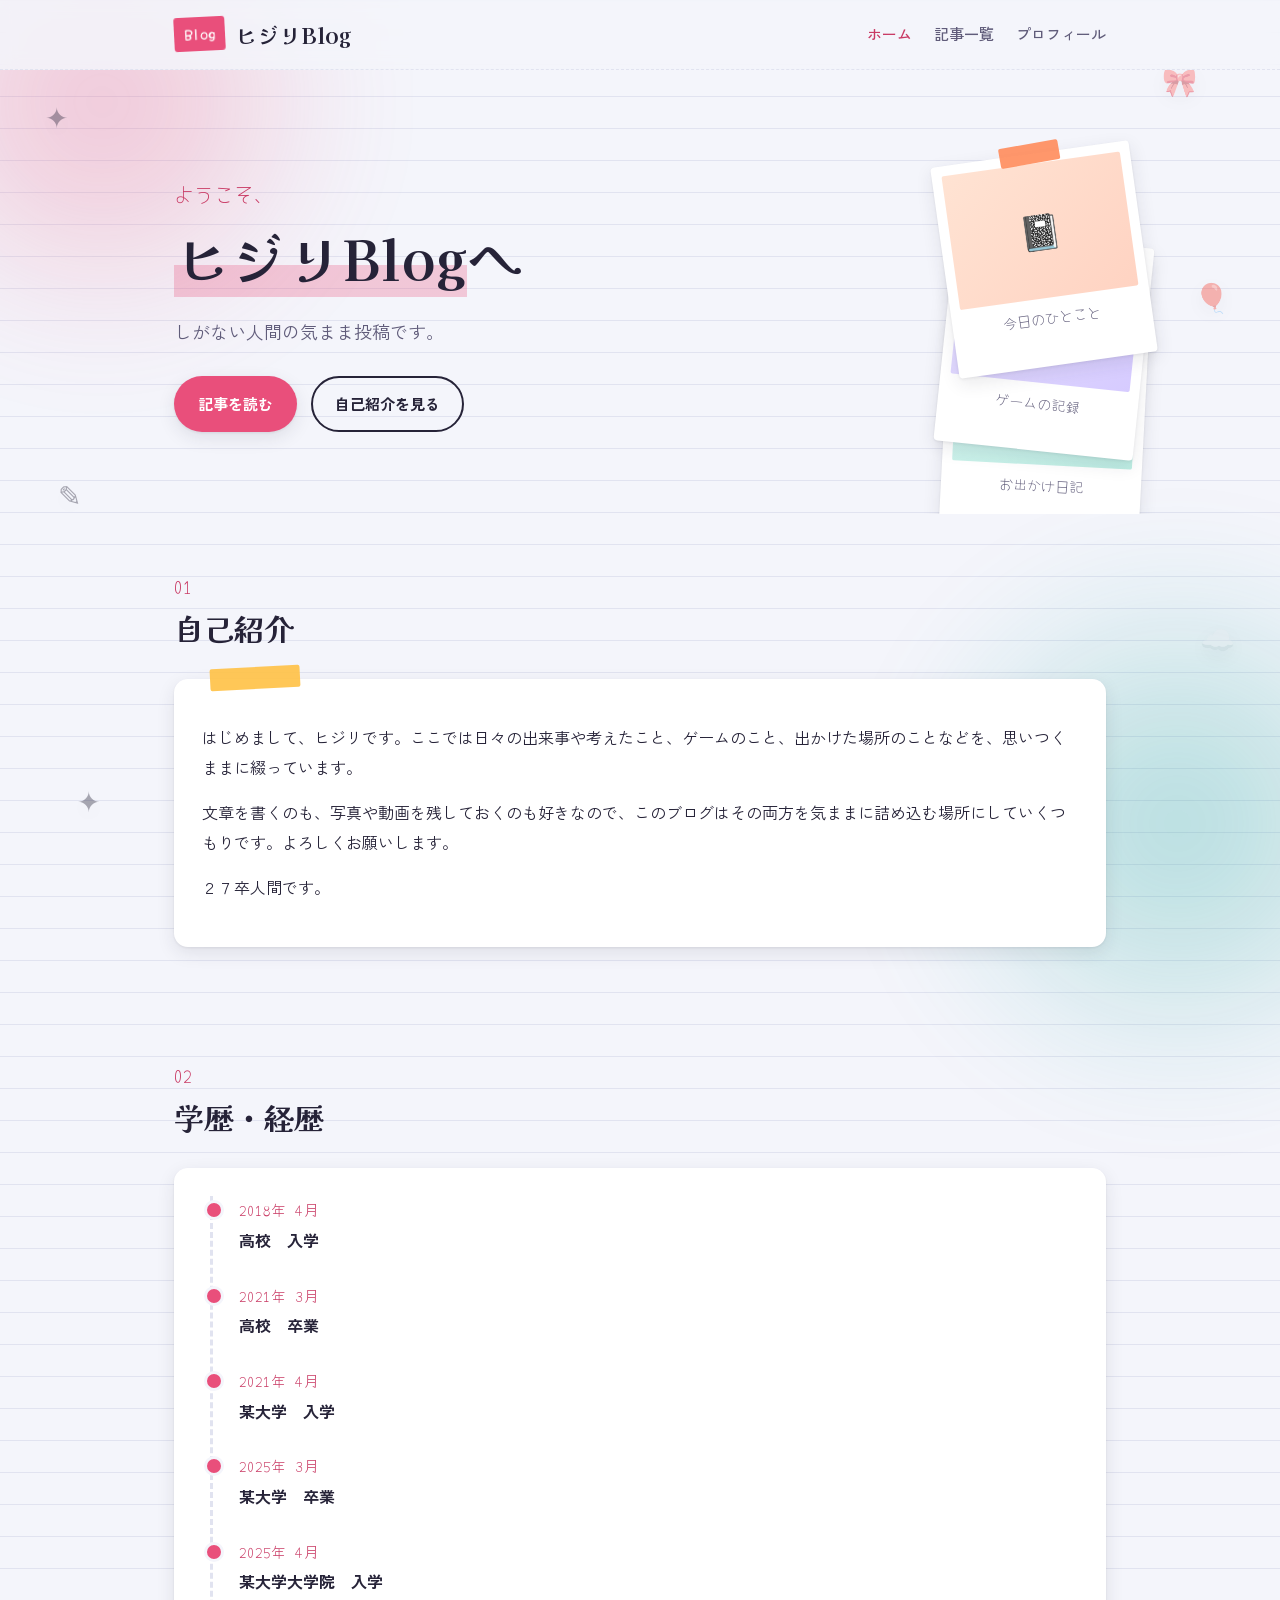
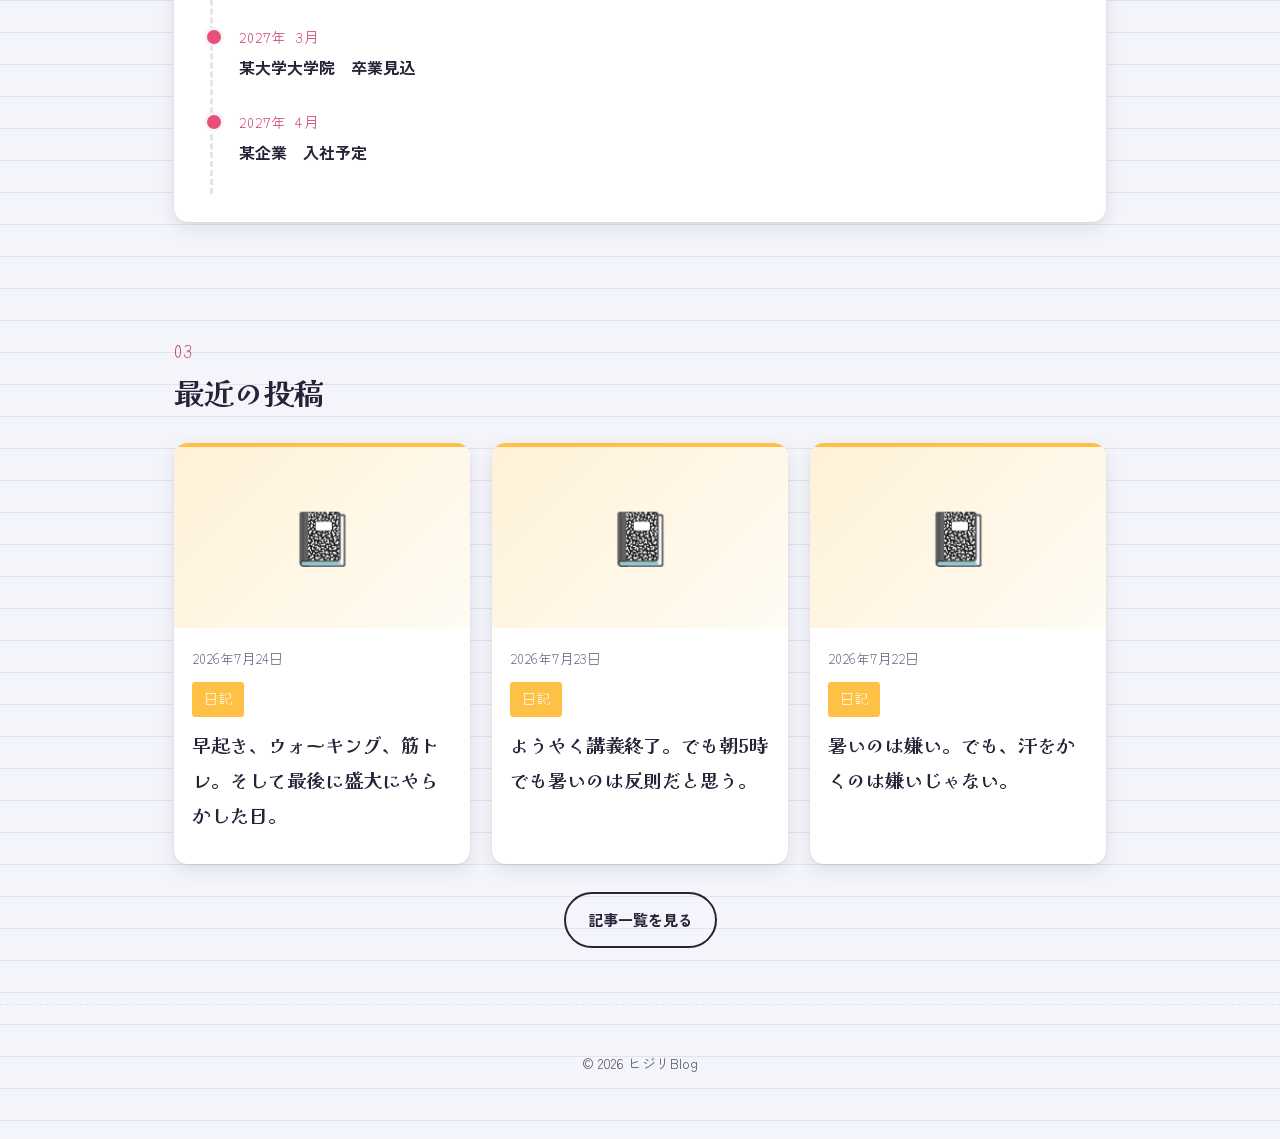
<file: index.html>
<!DOCTYPE html>
<html lang="ja">
<head>
<meta charset="UTF-8">
<!-- Google tag (gtag.js) -->
<script async src="https://www.googletagmanager.com/gtag/js?id=G-3GF5QQV0DH"></script>
<script>
  window.dataLayer = window.dataLayer || [];
  function gtag(){dataLayer.push(arguments);}
  gtag('js', new Date());
  gtag('config', 'G-3GF5QQV0DH');
</script>
<meta name="viewport" content="width=device-width, initial-scale=1.0">
<title>ヒジリBlog — 日々を、彩り豊かに。</title>
<meta name="description" content="ヒジリBlog。自己紹介や経歴、日々の出来事、ゲームやお出かけの記録を綴る個人ブログ。">
<link rel="stylesheet" href="css/style.css?v=5">
</head>
<body>

<header class="site-header">
  <div class="wrap">
    <a href="index.html" class="brand-mark" style="text-decoration:none;">
      <span class="tape">Blog</span> ヒジリBlog
    </a>
    <nav class="main-nav">
      <a href="index.html">ホーム</a>
      <a href="blog.html">記事一覧</a>
      <a href="index.html#about">プロフィール</a>
    </nav>
  </div>
</header>

<section class="hero">
  <div class="wrap hero-inner">
    <div>
      <span class="hero-eyebrow">ようこそ、</span>
      <h1><span class="tape-title">ヒジリBlog</span>へ</h1>
      <p class="lead" id="hero-lead">しがない人間の気まま投稿です。</p>
      <div class="hero-actions">
        <a href="blog.html" class="btn btn-primary">記事を読む</a>
        <a href="index.html#about" class="btn btn-outline">自己紹介を見る</a>
      </div>
    </div>
    <div class="polaroid-stack" aria-hidden="true">
      <figure class="polaroid p1">
        <div class="washi" style="background:var(--cat-diary);"></div>
        <div class="frame" style="background:linear-gradient(135deg,#FFE3D3,#FFD3C2);">📓</div>
        <figcaption>今日のひとこと</figcaption>
      </figure>
      <figure class="polaroid p2">
        <div class="washi" style="background:var(--cat-game);"></div>
        <div class="frame" style="background:linear-gradient(135deg,#E7E1FF,#D6CBFF);">🎮</div>
        <figcaption>ゲームの記録</figcaption>
      </figure>
      <figure class="polaroid p3">
        <div class="washi" style="background:var(--cat-outing);"></div>
        <div class="frame" style="background:linear-gradient(135deg,#D3F3EE,#BDEDE3);">🚃</div>
        <figcaption>お出かけ日記</figcaption>
      </figure>
    </div>
  </div>
</section>

<section id="about">
  <div class="wrap">
    <div class="section-head">
      <span class="section-eyebrow">01</span>
      <h2>自己紹介</h2>
    </div>
    <div class="card about-card">
      <div class="washi-strip"></div>
      <div id="bio-content" class="bio">
        <p>読み込み中…</p>
      </div>
    </div>
  </div>
</section>

<section id="history">
  <div class="wrap">
    <div class="section-head">
      <span class="section-eyebrow">02</span>
      <h2>学歴・経歴</h2>
    </div>
    <div class="card">
      <ol class="timeline" id="timeline"></ol>
    </div>
  </div>
</section>

<section id="latest">
  <div class="wrap">
    <div class="section-head">
      <span class="section-eyebrow">03</span>
      <h2>最近の投稿</h2>
    </div>
    <div class="post-grid" id="latest-posts">
      <div class="empty-state"><div class="stamp">読み込み中…</div></div>
    </div>
    <div style="text-align:center;margin-top:28px;">
      <a href="blog.html" class="btn btn-outline">記事一覧を見る</a>
    </div>
  </div>
</section>

<footer class="site-footer">
  <div class="wrap">
    <p>© <span id="year"></span> ヒジリBlog</p>
  </div>
</footer>

<script>document.getElementById("year").textContent = new Date().getFullYear();</script>
<script src="js/site.js?v=5"></script>
</body>
</html>
</file>
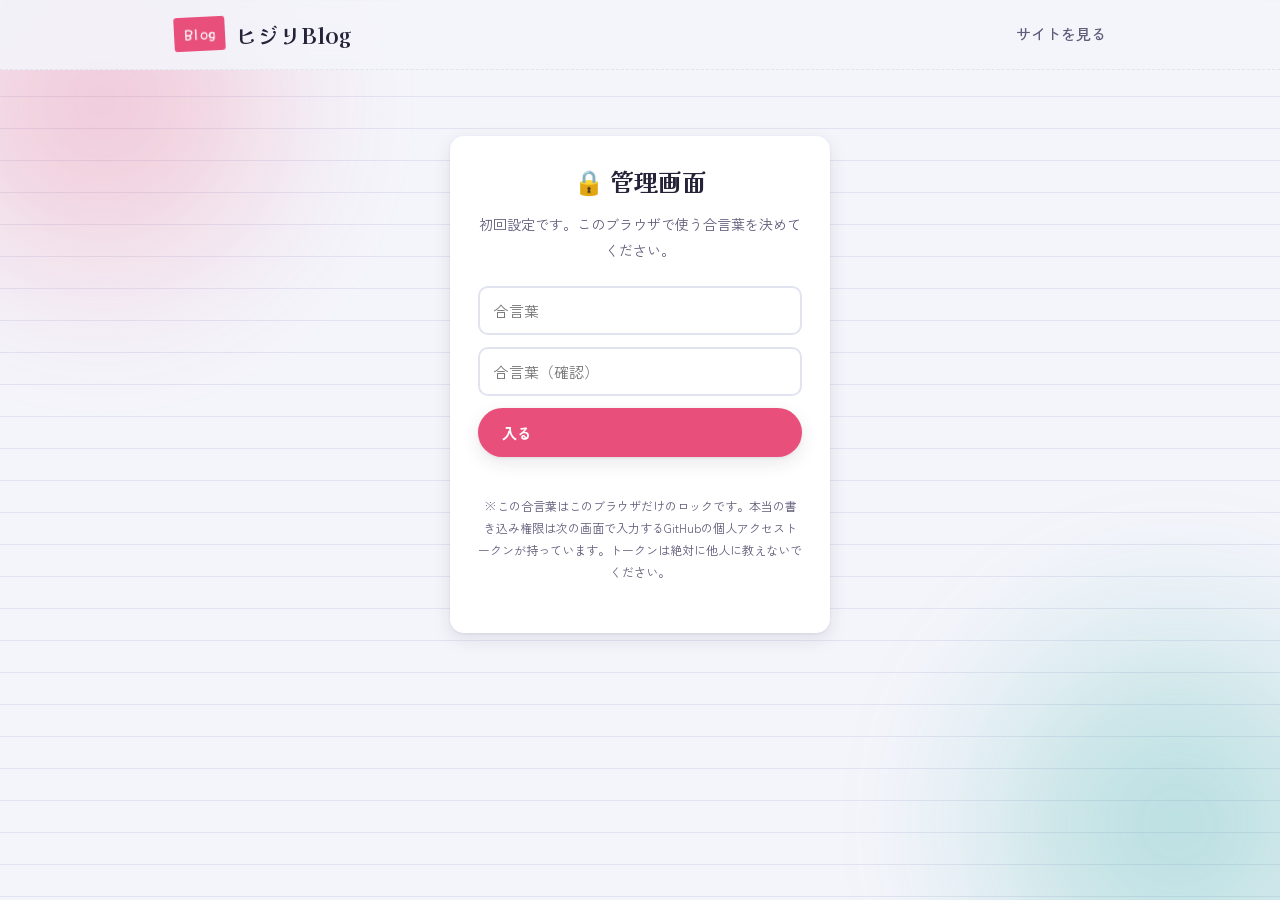
<file: admin.html>
<!DOCTYPE html>
<html lang="ja">
<head>
<meta charset="UTF-8">
<meta name="viewport" content="width=device-width, initial-scale=1.0">
<title>管理画面 — ヒジリBlog</title>
<meta name="robots" content="noindex, nofollow">
<link rel="stylesheet" href="css/style.css?v=5">
</head>
<body>

<header class="site-header">
  <div class="wrap">
    <a href="index.html" class="brand-mark" style="text-decoration:none;">
      <span class="tape">Blog</span> ヒジリBlog
    </a>
    <nav class="main-nav">
      <a href="index.html">サイトを見る</a>
    </nav>
  </div>
</header>

<!-- ロック画面 -->
<div class="gate" id="gate">
  <div class="card gate-card">
    <h1>🔒 管理画面</h1>
    <p id="gate-desc">読み込み中…</p>
    <input type="password" id="gate-pass" placeholder="合言葉" autocomplete="off">
    <input type="password" id="gate-pass-confirm" placeholder="合言葉（確認）" autocomplete="off" style="display:none;">
    <button class="btn btn-primary" id="gate-submit" style="width:100%;">入る</button>
    <div class="gate-error" id="gate-error"></div>
    <p style="font-size:12px;margin-top:16px;">※この合言葉はこのブラウザだけのロックです。本当の書き込み権限は次の画面で入力するGitHubの個人アクセストークンが持っています。トークンは絶対に他人に教えないでください。</p>
  </div>
</div>

<!-- 管理画面本体 -->
<main class="admin-shell wrap" id="admin-app" style="display:none;padding-top:32px;">

  <div class="section-head">
    <span class="section-eyebrow">Admin</span>
    <h2>管理画面</h2>
  </div>

  <div id="status-banner"></div>

  <div class="admin-tabs">
    <button class="admin-tab-btn is-active" data-tab="write">✏️ 記事を書く</button>
    <button class="admin-tab-btn" data-tab="manage">🗂 記事の管理</button>
    <button class="admin-tab-btn" data-tab="profile">🙋 プロフィール編集</button>
    <button class="admin-tab-btn" data-tab="settings">⚙️ GitHub連携設定</button>
  </div>

  <!-- 記事を書く -->
  <section class="admin-panel is-active" id="panel-write">
    <div class="card">
      <input type="hidden" id="post-id">
      <div class="field">
        <label for="post-title">タイトル</label>
        <input type="text" id="post-title" placeholder="例：今日あったこと">
      </div>
      <div class="field-row">
        <div class="field">
          <label for="post-tags">タグ（カンマ区切りで自由に追加できます）</label>
          <input type="text" id="post-tags" placeholder="例：ゲーム，マリオカートワールド, 日記" list="tag-suggestions">
          <datalist id="tag-suggestions"></datalist>
          <p style="font-size:12px;color:var(--ink-soft);margin:6px 0 0;">
            半角のカンマ「,」で複数のタグを区切れます。<br>
            全角の読点「，」を使うと、1つのタグの中に「親タグ，子タグ」の階層を作れます（例：<b>ゲーム，マリオカートワールド</b>）。<br>
            記事一覧では「ゲーム」タグにカーソルを合わせる（スマホではタップする）と、細分化された子タグが一覧で出てきます。
          </p>
        </div>
        <div class="field">
          <label for="post-date">日付</label>
          <input type="date" id="post-date">
        </div>
      </div>
      <div class="field">
        <label for="post-excerpt">一覧に出す一言（抜粋）</label>
        <textarea id="post-excerpt" rows="2" placeholder="記事一覧に表示される短い紹介文"></textarea>
      </div>

      <div class="field">
        <label for="post-icon">一覧に出すアイコン（空欄なら、タグに合わせて自動で選ばれます）</label>
        <input type="text" id="post-icon" maxlength="4" placeholder="例：🎮（絵文字を1つだけ／空欄でもOK）">
        <div class="icon-picker" id="icon-picker">
          <button type="button" class="icon-pick" data-icon="📓">📓</button>
          <button type="button" class="icon-pick" data-icon="🎮">🎮</button>
          <button type="button" class="icon-pick" data-icon="🚃">🚃</button>
          <button type="button" class="icon-pick" data-icon="✈️">✈️</button>
          <button type="button" class="icon-pick" data-icon="🍜">🍜</button>
          <button type="button" class="icon-pick" data-icon="📸">📸</button>
          <button type="button" class="icon-pick" data-icon="🎬">🎬</button>
          <button type="button" class="icon-pick" data-icon="📚">📚</button>
          <button type="button" class="icon-pick" data-icon="🎨">🎨</button>
          <button type="button" class="icon-pick" data-icon="✨">✨</button>
          <button type="button" class="icon-pick" data-icon="🧁">🧁</button>
          <button type="button" class="icon-pick" data-icon="" title="自動に戻す">↺自動</button>
        </div>
      </div>

      <div class="field">
        <label>本文</label>
        <div class="editor-toolbar" data-target="post-editor">
          <button type="button" data-cmd="bold" title="太字"><b>B</b></button>
          <button type="button" data-cmd="italic" title="斜体"><i>I</i></button>
          <button type="button" data-cmd="underline" title="下線"><u>U</u></button>
          <button type="button" data-cmd="formatBlock:H2" title="見出し">H2</button>
          <button type="button" data-cmd="formatBlock:BLOCKQUOTE" title="引用">❝</button>
          <button type="button" data-cmd="insertUnorderedList" title="箇条書き">•</button>
          <button type="button" data-cmd="insertOrderedList" title="番号付きリスト">1.</button>
          <button type="button" data-cmd="createLink" title="リンク">🔗</button>
          <label class="upload-btn" title="写真を追加">
            🖼️<input type="file" accept="image/*" data-upload="image" data-target="post-editor" hidden>
          </label>
          <label class="upload-btn" title="動画を追加">
            🎬<input type="file" accept="video/*" data-upload="video" data-target="post-editor" hidden>
          </label>
        </div>
        <div id="post-editor" contenteditable="true" data-placeholder="今日はどんな一日でしたか？"></div>
      </div>

      <div style="display:flex;gap:12px;margin-top:20px;">
        <button class="btn btn-primary" id="publish-btn">公開する</button>
        <button class="btn btn-outline" id="new-post-btn" type="button">新規作成に戻す</button>
      </div>
    </div>
  </section>

  <!-- 記事の管理 -->
  <section class="admin-panel" id="panel-manage">
    <div id="post-list"></div>
  </section>

  <!-- プロフィール編集 -->
  <section class="admin-panel" id="panel-profile">
    <div class="card">
      <div class="field">
        <label for="profile-name">名前</label>
        <input type="text" id="profile-name">
      </div>
      <div class="field">
        <label for="profile-tagline">キャッチコピー</label>
        <input type="text" id="profile-tagline">
      </div>
      <div class="field">
        <label>自己紹介文</label>
        <div class="editor-toolbar" data-target="bio-editor">
          <button type="button" data-cmd="bold" title="太字"><b>B</b></button>
          <button type="button" data-cmd="italic" title="斜体"><i>I</i></button>
          <button type="button" data-cmd="underline" title="下線"><u>U</u></button>
        </div>
        <div id="bio-editor" contenteditable="true"></div>
      </div>

      <div class="field">
        <label>学歴・経歴（上から順に表示されます）</label>
        <div id="history-rows"></div>
        <button class="btn btn-outline" id="add-history-row" type="button" style="margin-top:10px;">＋ 項目を追加</button>
      </div>

      <button class="btn btn-primary" id="save-profile-btn">プロフィールを保存</button>
    </div>
  </section>

  <!-- GitHub連携設定 -->
  <section class="admin-panel" id="panel-settings">
    <div class="card">
      <p style="color:var(--ink-soft);font-size:14px;margin-top:0;">
        この管理画面は GitHub の個人アクセストークン（PAT）を使って、直接あなたのリポジトリにデータを保存します。
        トークンはこの端末の localStorage にのみ保存され、他の場所には送信されません。
      </p>
      <div class="field">
        <label for="gh-owner">GitHubユーザー名</label>
        <input type="text" id="gh-owner" placeholder="例：hijiri-taro">
      </div>
      <div class="field">
        <label for="gh-repo">リポジトリ名</label>
        <input type="text" id="gh-repo" placeholder="例：hijiri-blog">
      </div>
      <div class="field">
        <label for="gh-branch">ブランチ名</label>
        <input type="text" id="gh-branch" placeholder="main" value="main">
      </div>
      <div class="field">
        <label for="gh-token">個人アクセストークン（Fine-grained PAT / repo権限）</label>
        <input type="text" id="gh-token" placeholder="ghp_... または github_pat_...">
      </div>
      <div style="display:flex;gap:12px;">
        <button class="btn btn-primary" id="save-settings-btn">保存する</button>
        <button class="btn btn-outline" id="test-connection-btn" type="button">接続テスト</button>
      </div>
      <p style="font-size:13px;margin-top:18px;">
        トークンの作り方：GitHubの Settings → Developer settings → Personal access tokens → Fine-grained tokens で、
        このリポジトリだけに対象を絞り、「Contents」の権限を Read and write にして発行してください。
      </p>
    </div>
  </section>

</main>

<script src="js/github-api.js?v=5"></script>
<script src="js/site.js?v=5"></script>
<script src="js/admin.js?v=5"></script>
</body>
</html>
</file>
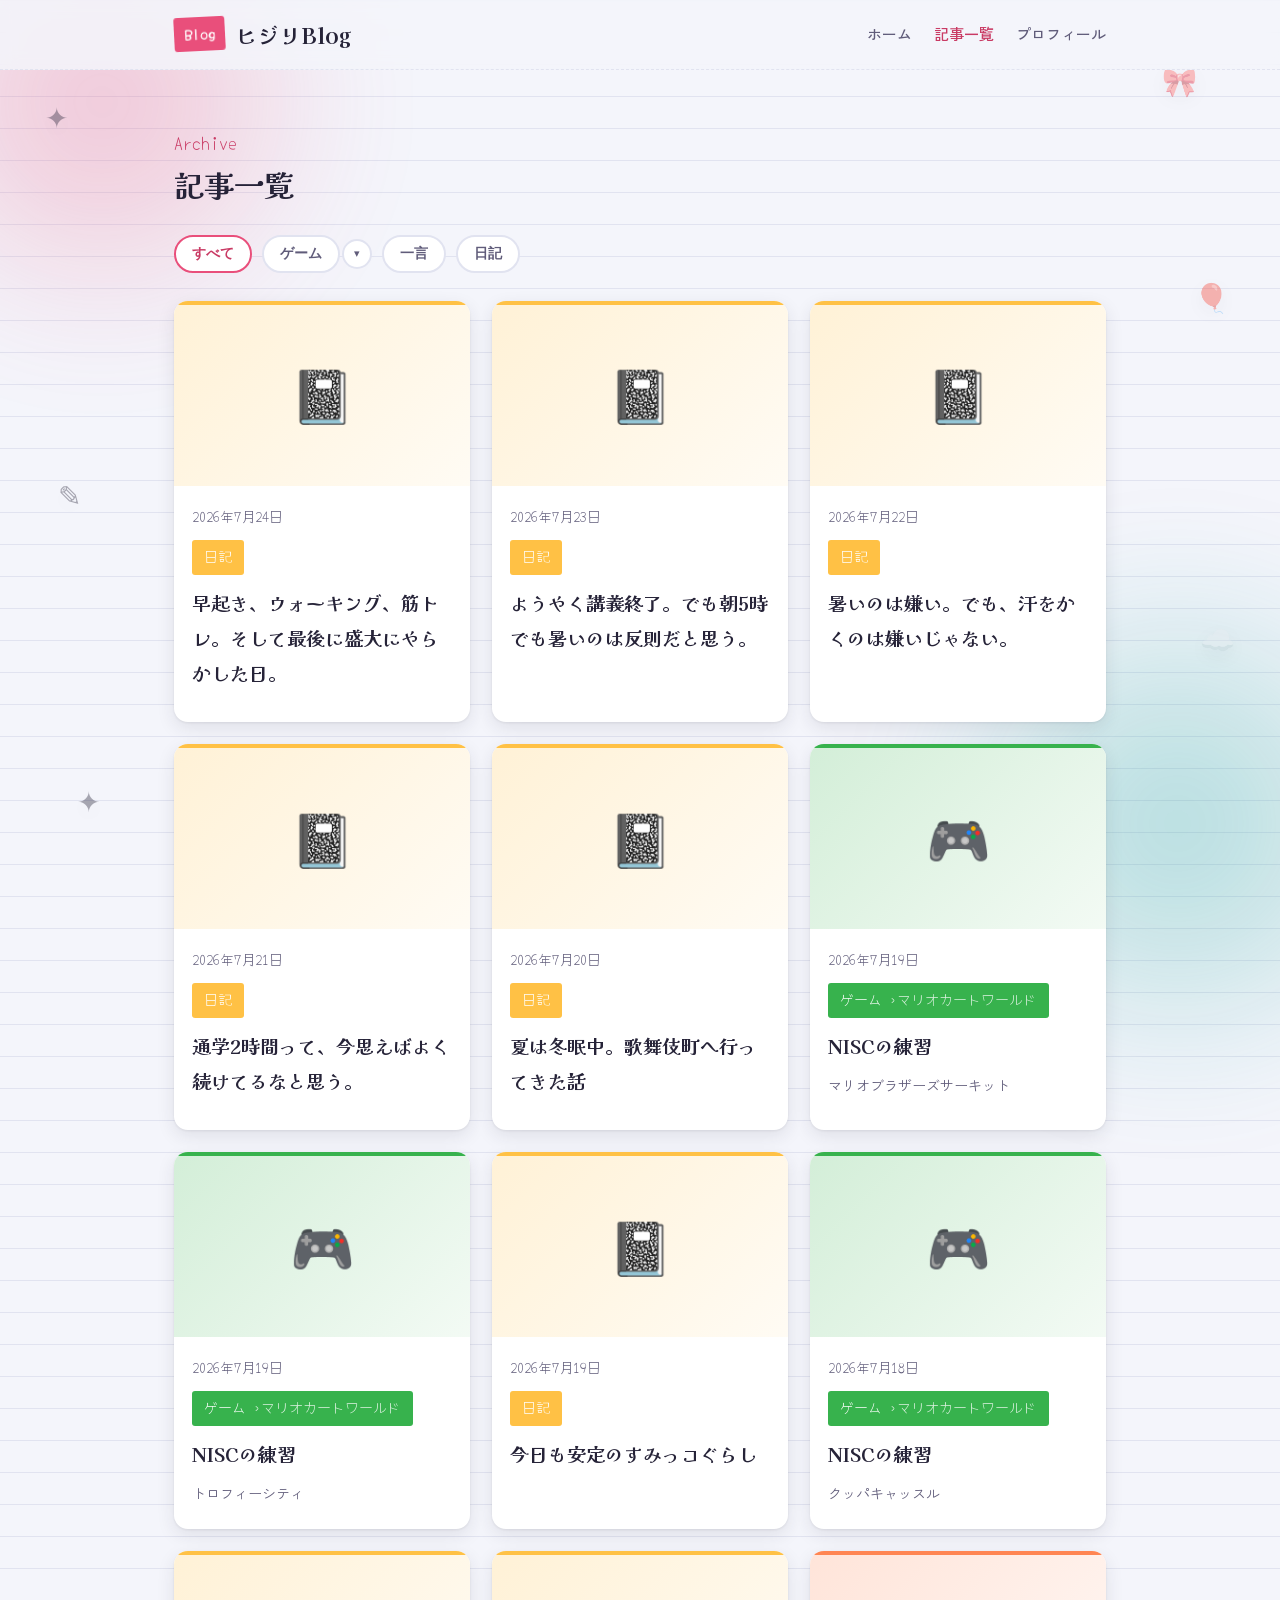
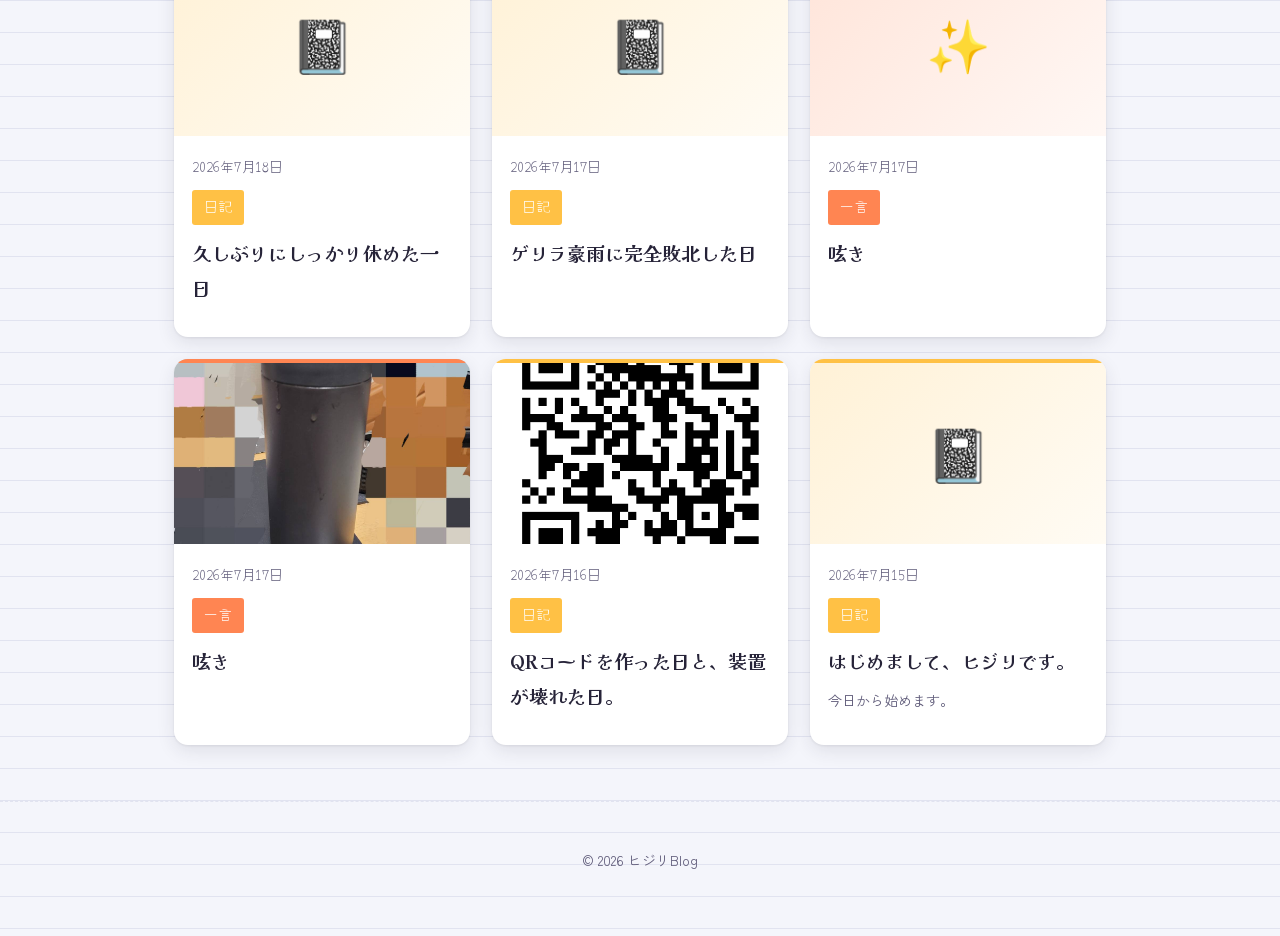
<file: blog.html>
<!DOCTYPE html>
<html lang="ja">
<head>
<meta charset="UTF-8">
<!-- Google tag (gtag.js) -->
<script async src="https://www.googletagmanager.com/gtag/js?id=G-3GF5QQV0DH"></script>
<script>
  window.dataLayer = window.dataLayer || [];
  function gtag(){dataLayer.push(arguments);}
  gtag('js', new Date());
  gtag('config', 'G-3GF5QQV0DH');
</script>
<meta name="viewport" content="width=device-width, initial-scale=1.0">
<title>記事一覧 — ヒジリBlog</title>
<link rel="stylesheet" href="css/style.css?v=5">
</head>
<body>

<header class="site-header">
  <div class="wrap">
    <a href="index.html" class="brand-mark" style="text-decoration:none;">
      <span class="tape">Blog</span> ヒジリBlog
    </a>
    <nav class="main-nav">
      <a href="index.html">ホーム</a>
      <a href="blog.html">記事一覧</a>
      <a href="index.html#about">プロフィール</a>
    </nav>
  </div>
</header>

<section>
  <div class="wrap">
    <div class="section-head">
      <span class="section-eyebrow">Archive</span>
      <h2>記事一覧</h2>
    </div>

    <div class="filter-bar" id="filter-bar">
      <!-- 投稿されているタグから自動で生成されます -->
    </div>

    <div class="post-grid" id="post-grid">
      <div class="empty-state"><div class="stamp">読み込み中…</div></div>
    </div>
  </div>
</section>

<footer class="site-footer">
  <div class="wrap">
    <p>© <span id="year"></span> ヒジリBlog</p>
  </div>
</footer>

<script>document.getElementById("year").textContent = new Date().getFullYear();</script>
<script src="js/site.js?v=5"></script>
</body>
</html>
</file>
<file: css/style.css>
/* ==========================================================================
   ヒジリBlog — デザイントークン
   コンセプト：色とりどりの「手帳・スクラップブック」
   ========================================================================== */

@import url('https://fonts.googleapis.com/css2?family=Kaisei+Decol:wght@400;700&family=Zen+Kaku+Gothic+New:wght@400;500;700;900&family=Yomogi&display=swap');

:root{
  /* --- カラー --- */
  --paper:        #F4F5FB;   /* 背景：淡いラベンダーブルーの紙 */
  --paper-line:   #E1E3F0;   /* ノートの罫線 */
  --ink:          #262338;   /* 本文の文字色 */
  --ink-soft:     #605C7A;   /* 補助テキスト */
  --white:        #FFFFFF;

  --brand:        #E94F7B;   /* ブランドのメインカラー（ラズベリーピンク） */
  --brand-dark:   #C93A64;

  --cat-diary:    #FF8552;   /* 日記：珊瑚オレンジ */
  --cat-game:     #7C5CFC;   /* ゲーム：バイオレット */
  --cat-outing:   #17A398;   /* お出かけ：ティール */
  --cat-other:    #FFC145;   /* その他：アンバー */

  /* --- タイポグラフィ --- */
  --font-display: 'Kaisei Decol', serif;
  --font-body:    'Zen Kaku Gothic New', sans-serif;
  --font-hand:    'Yomogi', cursive;

  /* --- その他 --- */
  --radius-card:  14px;
  --shadow-card:  0 6px 18px rgba(38, 35, 56, 0.10), 0 1px 3px rgba(38,35,56,0.08);
  --shadow-card-hover: 0 12px 28px rgba(38, 35, 56, 0.16), 0 2px 6px rgba(38,35,56,0.10);
}

*{ box-sizing: border-box; }

html{ scroll-behavior: smooth; }

body{
  position: relative;
  margin: 0;
  background:
    linear-gradient(var(--paper-line) 1px, transparent 1px) 0 0/100% 32px,
    var(--paper);
  color: var(--ink);
  font-family: var(--font-body);
  line-height: 1.85;
  -webkit-font-smoothing: antialiased;
  overflow-x: hidden;
}

/* ふわっと動く背景のグラデーション（余白のさみしさを埋める） */
body::before, body::after{
  content: '';
  position: fixed;
  border-radius: 50%;
  filter: blur(60px);
  opacity: .32;
  pointer-events: none;
  z-index: -2;
  animation: bgDrift 24s ease-in-out infinite;
}
body::before{
  width: 40vw; height: 40vw; max-width: 540px; max-height: 540px;
  top: -12vw; left: -12vw;
  background: radial-gradient(circle, var(--brand), transparent 70%);
}
body::after{
  width: 44vw; height: 44vw; max-width: 580px; max-height: 580px;
  bottom: -16vw; right: -14vw;
  background: radial-gradient(circle, var(--cat-outing), transparent 70%);
  animation-delay: -11s;
}
@keyframes bgDrift{
  0%, 100%{ transform: translate(0, 0) scale(1); }
  50%{ transform: translate(3vw, 2.5vw) scale(1.1); }
}

/* 広い画面の左右の余白を埋める、浮遊するモチーフ */
#bg-decor{
  position: fixed;
  inset: 0;
  pointer-events: none;
  z-index: -1;
  display: none;
}
@media (min-width: 1180px){
  #bg-decor{ display: block; }
  #bg-decor .deco{
    position: absolute;
    font-size: clamp(22px, 2.2vw, 32px);
    opacity: .38;
    filter: drop-shadow(0 6px 10px rgba(38,35,56,.12));
    animation: decoFloat 8s ease-in-out infinite;
  }
  #bg-decor .d1{ top: 10%;  left: 3.5%;  animation-delay: 0s;   }
  #bg-decor .d2{ top: 30%;  right: 4%;   animation-delay: 1.3s; }
  #bg-decor .d3{ top: 52%;  left: 4.5%;  animation-delay: 2.6s; }
  #bg-decor .d4{ top: 68%;  right: 3.5%; animation-delay: .7s;  }
  #bg-decor .d5{ top: 86%;  left: 6%;    animation-delay: 1.9s; }
  #bg-decor .d6{ top: 6%;   right: 6.5%; animation-delay: 3.2s; }
}
@keyframes decoFloat{
  0%, 100%{ transform: translateY(0) rotate(0deg); }
  50%{ transform: translateY(-16px) rotate(8deg); }
}

img, video{ max-width: 100%; display:block; }

a{ color: var(--brand-dark); text-decoration: none; }
a:hover{ text-decoration: underline; }

h1, h2, h3{
  font-family: var(--font-display);
  color: var(--ink);
  line-height: 1.4;
  margin: 0;
}

/* focus visibility */
a:focus-visible, button:focus-visible, input:focus-visible, textarea:focus-visible, [contenteditable]:focus-visible{
  outline: 3px solid var(--brand);
  outline-offset: 2px;
}

@media (prefers-reduced-motion: reduce){
  *{ animation: none !important; transition: none !important; }
}

.wrap{
  max-width: 980px;
  margin: 0 auto;
  padding: 0 24px;
}

/* ==========================================================================
   ヘッダー
   ========================================================================== */
.site-header{
  position: sticky;
  top: 0;
  z-index: 50;
  background: rgba(244, 245, 251, 0.86);
  backdrop-filter: blur(8px);
  border-bottom: 1px dashed var(--paper-line);
}
.site-header .wrap{
  display: flex;
  align-items: center;
  justify-content: space-between;
  padding-top: 14px;
  padding-bottom: 14px;
}
.brand-mark{
  display: flex;
  align-items: center;
  gap: 10px;
  font-family: var(--font-display);
  font-size: 22px;
  font-weight: 700;
  color: var(--ink);
}
.brand-mark .tape{
  display: inline-block;
  background: var(--brand);
  color: white;
  padding: 3px 10px;
  border-radius: 3px;
  transform: rotate(-3deg);
  font-size: 15px;
  font-family: var(--font-hand);
}
.main-nav{ display: flex; gap: 22px; align-items: center; }
.main-nav a{
  color: var(--ink-soft);
  font-weight: 500;
  font-size: 15px;
}
.main-nav a.is-active{ color: var(--brand-dark); }
.main-nav a:hover{ color: var(--brand-dark); text-decoration: none; }

/* ==========================================================================
   ヒーロー（コルクボード風）
   ========================================================================== */
.hero{
  position: relative;
  padding: 64px 0 40px;
  overflow: hidden;
}
.hero-inner{
  display: grid;
  grid-template-columns: 1.1fr 0.9fr;
  gap: 32px;
  align-items: center;
}
.hero-eyebrow{
  font-family: var(--font-hand);
  color: var(--brand-dark);
  font-size: 20px;
  margin-bottom: 6px;
  display: inline-block;
}
.hero h1{
  font-size: clamp(36px, 5.2vw, 56px);
  font-weight: 700;
}
.hero h1 .tape-title{
  background: linear-gradient(180deg, transparent 60%, rgba(233,79,123,0.28) 60%);
}
.hero p.lead{
  margin-top: 18px;
  font-size: 18px;
  color: var(--ink-soft);
  max-width: 46ch;
}
.hero-actions{ margin-top: 28px; display:flex; gap:14px; flex-wrap: wrap; }

.btn{
  display: inline-flex;
  align-items: center;
  gap: 8px;
  padding: 12px 22px;
  border-radius: 999px;
  font-weight: 700;
  font-size: 15px;
  border: 2px solid transparent;
  cursor: pointer;
  font-family: var(--font-body);
  transition: transform .15s ease, box-shadow .15s ease;
}
.btn:hover{ transform: translateY(-2px); text-decoration:none; }
.btn-primary{ background: var(--brand); color: white; box-shadow: var(--shadow-card); }
.btn-primary:hover{ background: var(--brand-dark); box-shadow: var(--shadow-card-hover); }
.btn-outline{ background: transparent; border-color: var(--ink); color: var(--ink); }
.btn-outline:hover{ background: var(--ink); color: var(--paper); }

/* Polaroid stack */
.polaroid-stack{
  position: relative;
  height: clamp(220px, 46vw, 340px);
  max-width: 420px;
  margin: 0 auto;
}
.polaroid{
  position: absolute;
  width: clamp(112px, 30vw, 200px);
  background: white;
  padding: clamp(6px, 1.6vw, 10px) clamp(6px, 1.6vw, 10px) clamp(22px, 5vw, 34px);
  border-radius: 4px;
  box-shadow: var(--shadow-card);
  animation: float 6s ease-in-out infinite;
}
.polaroid .frame{
  width: 100%;
  aspect-ratio: 4/3;
  border-radius: 2px;
  display:flex; align-items:center; justify-content:center;
  font-size: clamp(20px, 5vw, 34px);
}
.polaroid figcaption{
  font-family: var(--font-hand);
  font-size: clamp(11px, 2.6vw, 14px);
  color: var(--ink-soft);
  margin-top: 8px;
  text-align: center;
  white-space: nowrap;
}
.polaroid.p1{ top: 1%;  left: 4%;  transform: rotate(-8deg); animation-delay: 0s;  z-index:3;}
.polaroid.p2{ top: 26%; left: 44%; transform: rotate(6deg);  animation-delay: .8s; z-index:2;}
.polaroid.p3{ top: 50%; left: 12%; transform: rotate(3deg);  animation-delay: 1.6s; z-index:1;}
.polaroid .washi{
  position:absolute; top:-10px; left: 50%; transform: translateX(-50%) rotate(-2deg);
  width: 60px; height: 20px; opacity: .85; border-radius: 2px;
}

@keyframes float{
  0%, 100%{ transform: translateY(0) rotate(var(--r, 0deg)); }
  50%{ transform: translateY(-10px) rotate(var(--r, 0deg)); }
}
.polaroid.p1{ --r: -8deg; }
.polaroid.p2{ --r: 6deg; }
.polaroid.p3{ --r: 3deg; }

/* ==========================================================================
   セクション共通
   ========================================================================== */
section{ padding: 56px 0; }
.section-head{ margin-bottom: 30px; }
.section-eyebrow{
  font-family: var(--font-hand);
  color: var(--brand-dark);
  font-size: 18px;
}
.section-head h2{ font-size: 30px; margin-top: 4px; }

.card{
  background: var(--white);
  border-radius: var(--radius-card);
  box-shadow: var(--shadow-card);
  padding: 28px;
}

/* 自己紹介 */
.about-card{ position: relative; }
.about-card .washi-strip{
  position: absolute;
  top: -12px; left: 36px;
  width: 90px; height: 22px;
  background: var(--cat-other);
  opacity: .9;
  transform: rotate(-3deg);
  border-radius: 2px;
}
.about-card .bio{ color: var(--ink); }

/* 経歴タイムライン */
.timeline{
  list-style: none;
  margin: 0; padding: 0;
  border-left: 3px dashed var(--paper-line);
  margin-left: 8px;
}
.timeline li{
  position: relative;
  padding: 0 0 26px 26px;
}
.timeline li::before{
  content: '';
  position: absolute;
  left: -9px; top: 4px;
  width: 14px; height: 14px;
  border-radius: 50%;
  background: var(--brand);
  border: 3px solid var(--paper);
}
.timeline .year{
  font-family: var(--font-hand);
  color: var(--brand-dark);
  font-size: 15px;
}
.timeline .title{ font-weight: 700; margin-top: 2px; }
.timeline .note{ color: var(--ink-soft); font-size: 14px; }

/* ==========================================================================
   カテゴリタグ（washi tape）
   ========================================================================== */
.tag{
  display: inline-flex;
  align-items: center;
  gap: 6px;
  font-family: var(--font-hand);
  font-size: 14px;
  padding: 4px 12px 5px;
  border-radius: 3px;
  color: white;
  white-space: nowrap;
}
.filter-bar{
  display: flex;
  gap: 10px;
  flex-wrap: wrap;
  margin-bottom: 28px;
}
.filter-chip{
  border: 2px solid var(--paper-line);
  background: white;
  padding: 8px 16px;
  border-radius: 999px;
  font-weight: 700;
  font-size: 14px;
  cursor: pointer;
  color: var(--ink-soft);
}
.filter-chip.is-active{ border-color: var(--chip-color, var(--brand)); color: var(--chip-color, var(--brand-dark)); }

.tag-row{ display: inline-flex; gap: 6px; flex-wrap: wrap; }
.tag .tag-sub{ opacity: .85; font-weight: 400; margin-left: 2px; }

/* 階層タグの絞り込みドロップダウン */
.tag-filter-group{ position: relative; display: inline-flex; align-items: center; gap: 2px; }
.tag-caret{
  border: 2px solid var(--paper-line);
  background: white;
  width: 30px; height: 30px;
  border-radius: 999px;
  cursor: pointer;
  font-size: 11px;
  color: var(--ink-soft);
  display: flex; align-items: center; justify-content: center;
  padding: 0;
}
.tag-caret:hover{ border-color: var(--brand); color: var(--brand-dark); }
.tag-dropdown{
  position: absolute;
  top: calc(100% + 12px);
  left: 0;
  background: white;
  border: none;
  border-radius: 16px;
  padding: 10px;
  display: flex;
  flex-direction: column;
  gap: 3px;
  min-width: 190px;
  max-width: 260px;
  box-shadow: 0 16px 34px rgba(38,35,56,.18), 0 3px 10px rgba(38,35,56,.10);
  z-index: 40;
  opacity: 0;
  visibility: hidden;
  transform: translateY(-6px) scale(.97);
  transform-origin: top left;
  transition: opacity .18s ease, transform .18s ease, visibility .18s;
}
.tag-dropdown::before{
  content: '';
  position: absolute;
  top: -6px; left: 20px;
  width: 14px; height: 14px;
  background: white;
  border-radius: 3px;
  transform: rotate(45deg);
}
.tag-dropdown-label{
  font-family: var(--font-hand);
  font-size: 12px;
  color: var(--ink-soft);
  padding: 2px 10px 6px;
  border-bottom: 1px dashed var(--paper-line);
  margin-bottom: 4px;
}
.tag-filter-group:hover .tag-dropdown,
.tag-filter-group.is-open .tag-dropdown{
  opacity: 1;
  visibility: visible;
  transform: translateY(0) scale(1);
}
.tag-dropdown-chip{
  display: flex;
  align-items: center;
  gap: 9px;
  border: none;
  background: transparent;
  border-radius: 10px;
  padding: 9px 10px;
  text-align: left;
  font-weight: 700;
  font-size: 13px;
  color: var(--ink-soft);
  cursor: pointer;
  white-space: nowrap;
  transition: background .15s ease, transform .15s ease, color .15s ease;
}
.tag-dropdown-chip::before{
  content: '';
  width: 9px; height: 9px;
  border-radius: 50%;
  background: var(--chip-color, var(--brand));
  flex-shrink: 0;
  box-shadow: 0 0 0 3px color-mix(in srgb, var(--chip-color, var(--brand)) 20%, transparent);
}
.tag-dropdown-chip:hover{ background: var(--paper); transform: translateX(3px); color: var(--ink); }
.tag-dropdown-chip.is-active{ background: var(--paper); color: var(--chip-color, var(--brand-dark)); }

/* ==========================================================================
   投稿カード / 一覧
   ========================================================================== */
.post-grid{
  display: grid;
  grid-template-columns: repeat(auto-fill, minmax(260px, 1fr));
  gap: 22px;
}
.post-card{
  background: white;
  border-radius: var(--radius-card);
  box-shadow: var(--shadow-card);
  overflow: hidden;
  display: flex;
  flex-direction: column;
  transition: transform .2s ease, box-shadow .2s ease;
}
.post-card:hover{ transform: translateY(-6px) rotate(-0.3deg); box-shadow: var(--shadow-card-hover); }
.post-card a{ text-decoration: none; display:flex; flex-direction:column; height:100%; }
.post-thumb{
  position: relative;
  aspect-ratio: 16/10;
  overflow: hidden;
}
.post-thumb::before{
  content: '';
  position: absolute;
  top: 0; left: 0; right: 0;
  height: 4px;
  background: var(--accent, var(--brand));
  z-index: 2;
}
.thumb-photo{
  width: 100%; height: 100%;
  object-fit: cover;
  transition: transform .4s ease;
}
.post-card:hover .thumb-photo{ transform: scale(1.09) rotate(0.5deg); }
.thumb-overlay{
  position: absolute;
  inset: 0;
  display: flex;
  align-items: flex-end;
  padding: 14px;
  background: linear-gradient(180deg, transparent 40%, rgba(38,35,56,.62) 100%);
  opacity: 0;
  transition: opacity .25s ease;
}
.post-card:hover .thumb-overlay{ opacity: 1; }
.thumb-overlay span{
  color: white;
  font-family: var(--font-hand);
  font-size: 16px;
  font-weight: 700;
}
.thumb-icon-tile{
  width: 100%; height: 100%;
  display: flex; align-items: center; justify-content: center;
}
.thumb-icon{
  font-size: clamp(34px, 9vw, 52px);
  display: inline-block;
  transition: transform .3s ease;
}
.post-card:hover .thumb-icon{ transform: scale(1.2) rotate(-8deg); }
.post-body{ padding: 18px 18px 22px; display:flex; flex-direction:column; gap:10px; flex:1; }
.post-date{ font-family: var(--font-hand); color: var(--ink-soft); font-size: 14px; }
.post-title{ font-family: var(--font-display); font-size: 19px; font-weight: 700; color: var(--ink); }
.post-excerpt{ color: var(--ink-soft); font-size: 14px; flex: 1; }

.empty-state{
  text-align: center;
  padding: 60px 20px;
  color: var(--ink-soft);
}
.empty-state .stamp{
  font-family: var(--font-hand);
  font-size: 22px;
  color: var(--brand-dark);
}

/* ==========================================================================
   単一記事ページ
   ========================================================================== */
.post-header{ margin-bottom: 28px; }
.post-header h1{ font-size: clamp(28px, 4vw, 40px); margin-top: 10px; }
.post-meta{ display:flex; gap:12px; align-items:center; color: var(--ink-soft); font-family: var(--font-hand); font-size: 15px; }
.post-content{ font-size: 17px; }
.post-content p{ margin: 0 0 1.2em; }
.post-content img, .post-content video{ border-radius: var(--radius-card); box-shadow: var(--shadow-card); margin: 20px 0; }
.post-content blockquote{
  border-left: 4px solid var(--brand);
  margin: 20px 0; padding: 4px 20px;
  color: var(--ink-soft); font-style: italic;
}
.post-content h2{ font-size: 24px; margin: 28px 0 12px; }
.post-content ul, .post-content ol{ padding-left: 1.4em; }

/* ==========================================================================
   フッター
   ========================================================================== */
.site-footer{
  border-top: 1px dashed var(--paper-line);
  padding: 32px 0 48px;
  color: var(--ink-soft);
  font-size: 14px;
  text-align: center;
}
.site-footer a{ color: var(--ink-soft); }

/* ==========================================================================
   管理画面（admin.html）
   ========================================================================== */
.admin-shell{ min-height: 100vh; }
.gate{
  min-height: 70vh;
  display: flex; align-items:center; justify-content:center;
  padding: 24px;
}
.gate-card{ max-width: 380px; width: 100%; text-align:center; }
.gate-card h1{ font-size: 24px; margin-bottom: 6px; }
.gate-card p{ color: var(--ink-soft); font-size: 14px; margin-bottom: 22px;}
.gate-card input{
  width: 100%; padding: 12px 14px; margin-bottom: 12px;
  border: 2px solid var(--paper-line); border-radius: 10px;
  font-family: var(--font-body); font-size: 15px;
}
.gate-error{ color: var(--brand-dark); font-size: 13px; min-height: 18px; margin-top: 4px;}

.admin-tabs{ display:flex; gap:10px; margin-bottom: 24px; flex-wrap: wrap; }
.admin-tab-btn{
  padding: 10px 18px; border-radius: 999px; border: 2px solid var(--paper-line);
  background: white; font-weight: 700; cursor:pointer; color: var(--ink-soft);
}
.admin-tab-btn.is-active{ border-color: var(--brand); color: var(--brand-dark); }
.admin-panel{ display:none; }
.admin-panel.is-active{ display:block; }

.field{ margin-bottom: 18px; }
.field-row{ display: grid; grid-template-columns: 1fr 1fr; gap: 16px; }
.icon-picker{ display: flex; flex-wrap: wrap; gap: 6px; margin-top: 8px; }
.icon-pick{
  border: 2px solid var(--paper-line);
  background: white;
  width: 40px; height: 40px;
  border-radius: 10px;
  font-size: 18px;
  cursor: pointer;
  display: flex; align-items: center; justify-content: center;
}
.icon-pick:last-child{ width: auto; padding: 0 10px; font-size: 12px; font-weight: 700; color: var(--ink-soft); }
.icon-pick:hover{ border-color: var(--brand); }
.field label{ display:block; font-weight: 700; margin-bottom: 6px; font-size: 14px; }
.field input[type=text], .field input[type=date], .field select, .field textarea{
  width: 100%; padding: 11px 13px; border: 2px solid var(--paper-line); border-radius: 10px;
  font-family: var(--font-body); font-size: 15px; background: white;
}

.editor-toolbar{
  display:flex; gap:6px; flex-wrap:wrap;
  background: white; border: 2px solid var(--paper-line); border-bottom:none;
  border-radius: 10px 10px 0 0; padding: 8px;
}
.editor-toolbar button{
  border:none; background: var(--paper); width:34px; height:34px; border-radius:8px;
  cursor:pointer; font-weight:700; font-size: 14px; color: var(--ink);
}
.editor-toolbar button:hover{ background: var(--paper-line); }
.editor-toolbar label.upload-btn{
  border:none; background: var(--paper); width:34px; height:34px; border-radius:8px;
  cursor:pointer; display:flex; align-items:center; justify-content:center; font-size:16px;
}
#editor{
  min-height: 260px;
  border: 2px solid var(--paper-line);
  border-radius: 0 0 10px 10px;
  padding: 16px;
  background: white;
  font-size: 16px;
}

.post-list-row{
  display:flex; align-items:center; justify-content:space-between;
  padding: 14px 18px; background:white; border-radius: 12px; margin-bottom:10px;
  box-shadow: var(--shadow-card);
}
.post-list-row .meta{ display:flex; gap:12px; align-items:center; }
.row-actions button{
  border:none; background: var(--paper); padding: 7px 14px; border-radius: 8px;
  font-weight:700; cursor:pointer; margin-left: 8px;
}
.row-actions button.danger{ color: var(--brand-dark); }

.history-row{
  display: grid;
  grid-template-columns: 1fr 2fr 2fr auto;
  gap: 8px;
  margin-bottom: 8px;
  align-items: center;
}
.history-row .h-remove{
  border: none; background: var(--paper); border-radius: 8px;
  padding: 8px 12px; cursor: pointer; color: var(--brand-dark);
}

.status-banner{
  padding: 12px 16px; border-radius: 10px; margin-bottom: 18px; font-weight: 700; font-size: 14px;
}
.status-banner.ok{ background: #E4F7EF; color: #147A5A; }
.status-banner.err{ background: #FDEAEE; color: var(--brand-dark); }
.status-banner.busy{ background: #EFEEFC; color: #4B3FBF; }

@media (max-width: 800px){
  .hero-inner{ grid-template-columns: 1fr; }
}

@media (max-width: 600px){
  .wrap{ padding: 0 16px; }
  section{ padding: 40px 0; }
  .hero{ padding: 36px 0 20px; }
  .section-head h2{ font-size: 24px; }
  .card{ padding: 20px; }

  .site-header .wrap{ flex-wrap: wrap; justify-content: center; gap: 6px; padding-top: 10px; padding-bottom: 10px; }
  .brand-mark{ font-size: 19px; }
  .main-nav{ gap: 16px; flex-wrap: wrap; justify-content: center; }

  .history-row{ grid-template-columns: 1fr; }
  .history-row .h-remove{ justify-self: end; }

  .field-row{ grid-template-columns: 1fr; }

  .post-list-row{ flex-wrap: wrap; gap: 10px; }
  .post-list-row .meta{ flex-wrap: wrap; }

  .about-card .washi-strip{ left: 50%; transform: translateX(-50%) rotate(-3deg); }
}
</file>
